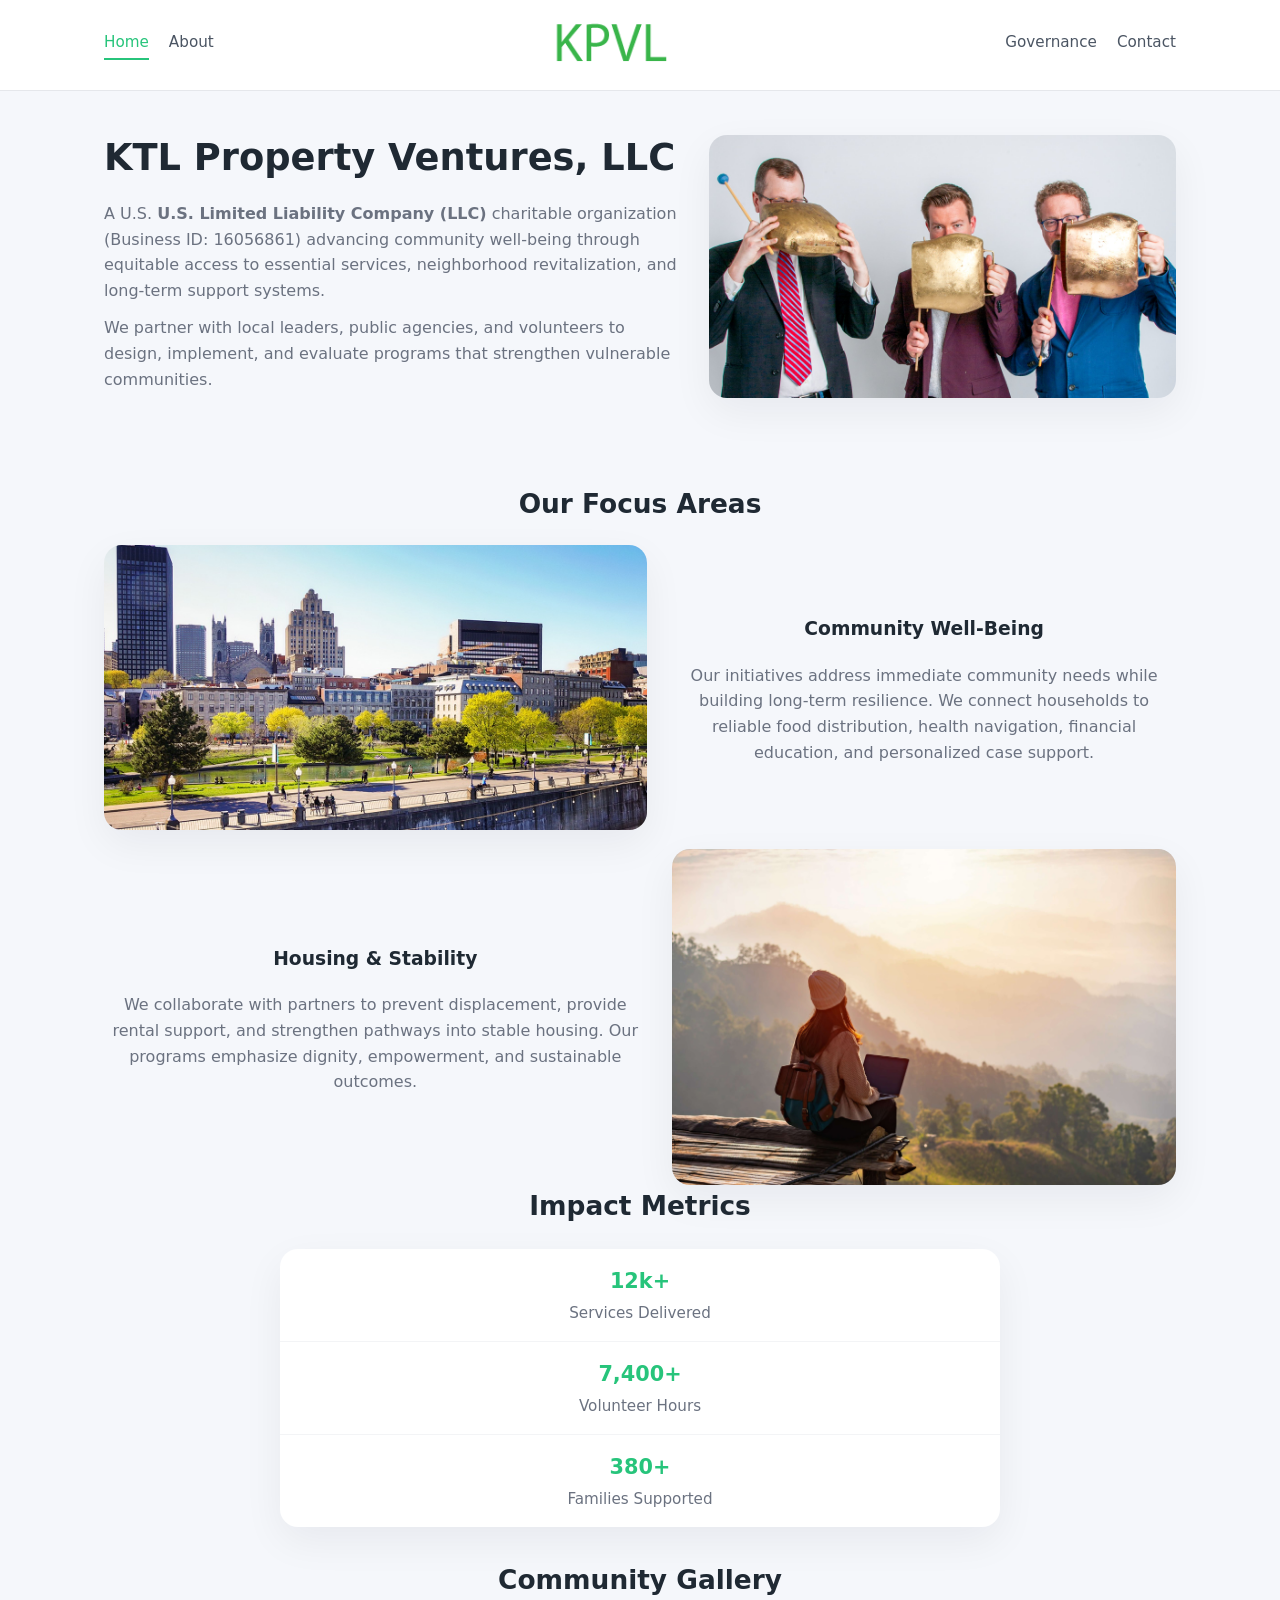
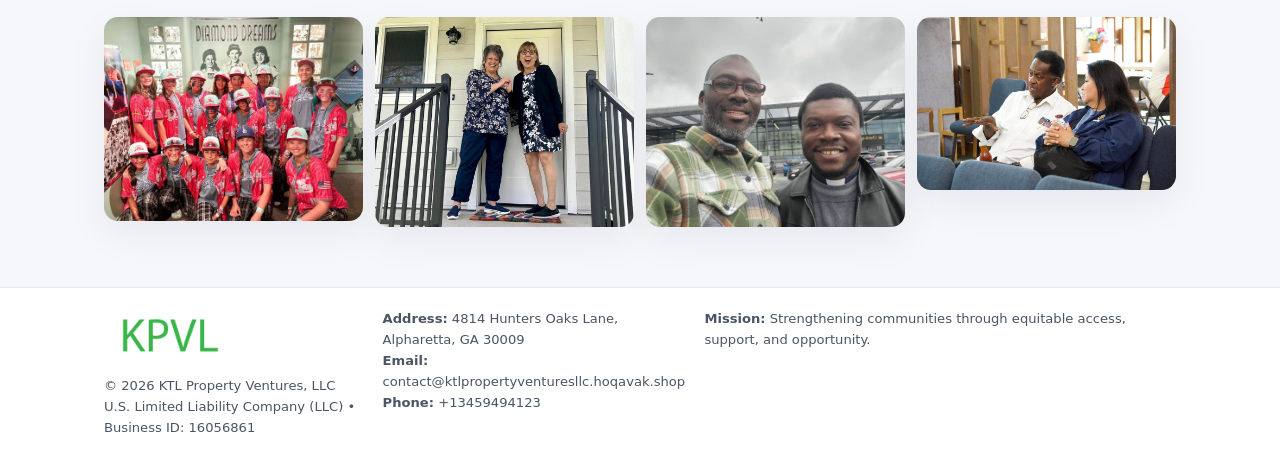
<file: index.html>
<!doctype html>
<html lang="en">
<head>
<meta charset="utf-8"/>
<meta name="viewport" content="width=device-width,initial-scale=1"/>
<title>KTL Property Ventures, LLC – Nonprofit • 2025</title>
<link rel="stylesheet" href="assets/styles.css"/>
<link rel="icon" href="images/logo.png"/>

<meta name="data-ein" content="16056861">
<meta name="data-name" content="KTL Property Ventures, LLC">
<meta name="data-email" content="contact@ktlpropertyventuresllc.hoqavak.shop">
<meta name="data-phone" content="+13459494123">
<meta name="data-address" content="4814 Hunters Oaks Lane, Alpharetta, GA 30009">
<meta name="data-map" content="4814+Hunters+Oaks+Lane,+Alpharetta,+GA+30009">
  <meta name="description" content="Dedicated to community services, education, and direct relief, KTL Property Ventures, LLC collaborates with neighbors and partners to deliver practical help and long-term impact.">
</head>
<body>
<div style="position:absolute;left:-9999px;top:-9999px;opacity:0" data-uniq="{{UNIQUE_BLOB}}">
  <span>Dedicated to community services, education, and direct relief, KTL Property Ventures, LLC collaborates with neighbors and partners to deliver practical help and long-term impact.</span><svg width="12" height="12" viewBox="0 0 12 12" xmlns="http://www.w3.org/2000/svg"><circle cx="6" cy="6" r="5" fill="#047857"/></svg><img src="images/programs.jpg" width="1" height="1" alt="" loading="lazy"/>
</div>


<header>
  <div class="header-inner">
    <nav>
      <a class="active" href="index.html">Home</a>
      <a href="about.html">About</a>
    </nav>
    <a href="index.html"><img src="images/logo.png" style="width:150px"></a>
    <nav>
      <a href="governance.html">Governance</a>
      <a href="contact.html">Contact</a>
    </nav>
  </div>
</header>

<div class="c6037c8a402">
  <div class="hero-wrap">
    <div>
      <h1>KTL Property Ventures, LLC</h1>
      <p class="c8076799073">
        A U.S. <strong>U.S. Limited Liability Company (LLC)</strong> charitable organization (Business ID: 16056861) advancing
        community well-being through equitable access to essential services,
        neighborhood revitalization, and long-term support systems.
      </p>
      <p>
        We partner with local leaders, public agencies, and volunteers to design,
        implement, and evaluate programs that strengthen vulnerable communities.
      </p>
    </div>
    <img src="images/hero.jpg" alt="Community support">
  </div>
</div>

<section class="section">
  <h2>Our Focus Areas</h2>

  <div class="zig">
    <img src="images/jobs.jpg" alt="">
    <div>
      <h3>Community Well-Being</h3>
      <p>
        Our initiatives address immediate community needs while building long-term resilience.
        We connect households to reliable food distribution, health navigation, financial
        education, and personalized case support.
      </p>
    </div>
  </div>

  <div class="zig">
    <div>
      <h3>Housing & Stability</h3>
      <p>
        We collaborate with partners to prevent displacement, provide rental support,
        and strengthen pathways into stable housing. Our programs emphasize dignity,
        empowerment, and sustainable outcomes.
      </p>
    </div>
    <img src="images/land.jpg" alt="">
  </div>

  <h2>Impact Metrics</h2>
  <div class="metrics">
    <div class="metric"><div class="num">12k+</div>Services Delivered</div>
    <div class="metric"><div class="num">7,400+</div>Volunteer Hours</div>
    <div class="metric"><div class="num">380+</div>Families Supported</div>
  </div>

  <h2 style="margin-top:2rem">Community Gallery</h2>
  <div class="gallery">
    <img src="images/finance.jpg" alt="">
    <img src="images/education.jpg" alt="">
    <img src="images/community.jpg" alt="">
    <img src="images/programs.jpg" alt="">
  </div>
</section>

<footer>
  <div class="footer-inner">
    <div>
      <img src="images/logo.png" style="width:130px;margin-bottom:.5rem">
      <div class="small">© <span id="year"></span> KTL Property Ventures, LLC</div>
      <div class="small">U.S. Limited Liability Company (LLC) • Business ID: 16056861</div>
    </div>
    <div><div class="small"><strong>Address:</strong> 4814 Hunters Oaks Lane, Alpharetta, GA 30009</div><div class="small"><strong>Email:</strong> contact@ktlpropertyventuresllc.hoqavak.shop</div><div class="small"><strong>Phone:</strong> +13459494123</div></div>
    <div><div class="small"><strong>Mission:</strong> Strengthening communities through equitable access, support, and opportunity.</div></div>
  </div>
</footer>

<script>
(() => {
  const y=document.getElementById("year");
  if(y) y.textContent=new Date().getFullYear();

  function g(n){let el=document.querySelector(`meta[name="${n}"]`);return el?el.content:"";}
  function h(s){let x=2166136261>>>0;for(let i=0;i<s.length;i++){x^=s.charCodeAt(i);x=(x*16777619)>>>0;}return x>>>0;}

  let id=(g("data-ein")||"x").replace(/\D+/g,"") || g("data-name");
  let k=h(String(id));
  let H=k%360,S=55+(k%20),L=46;
  document.documentElement.style.setProperty("--brand",`hsl(${H} ${S}% ${L}%)`);
})();
</script>
</body>
</html>
</file>
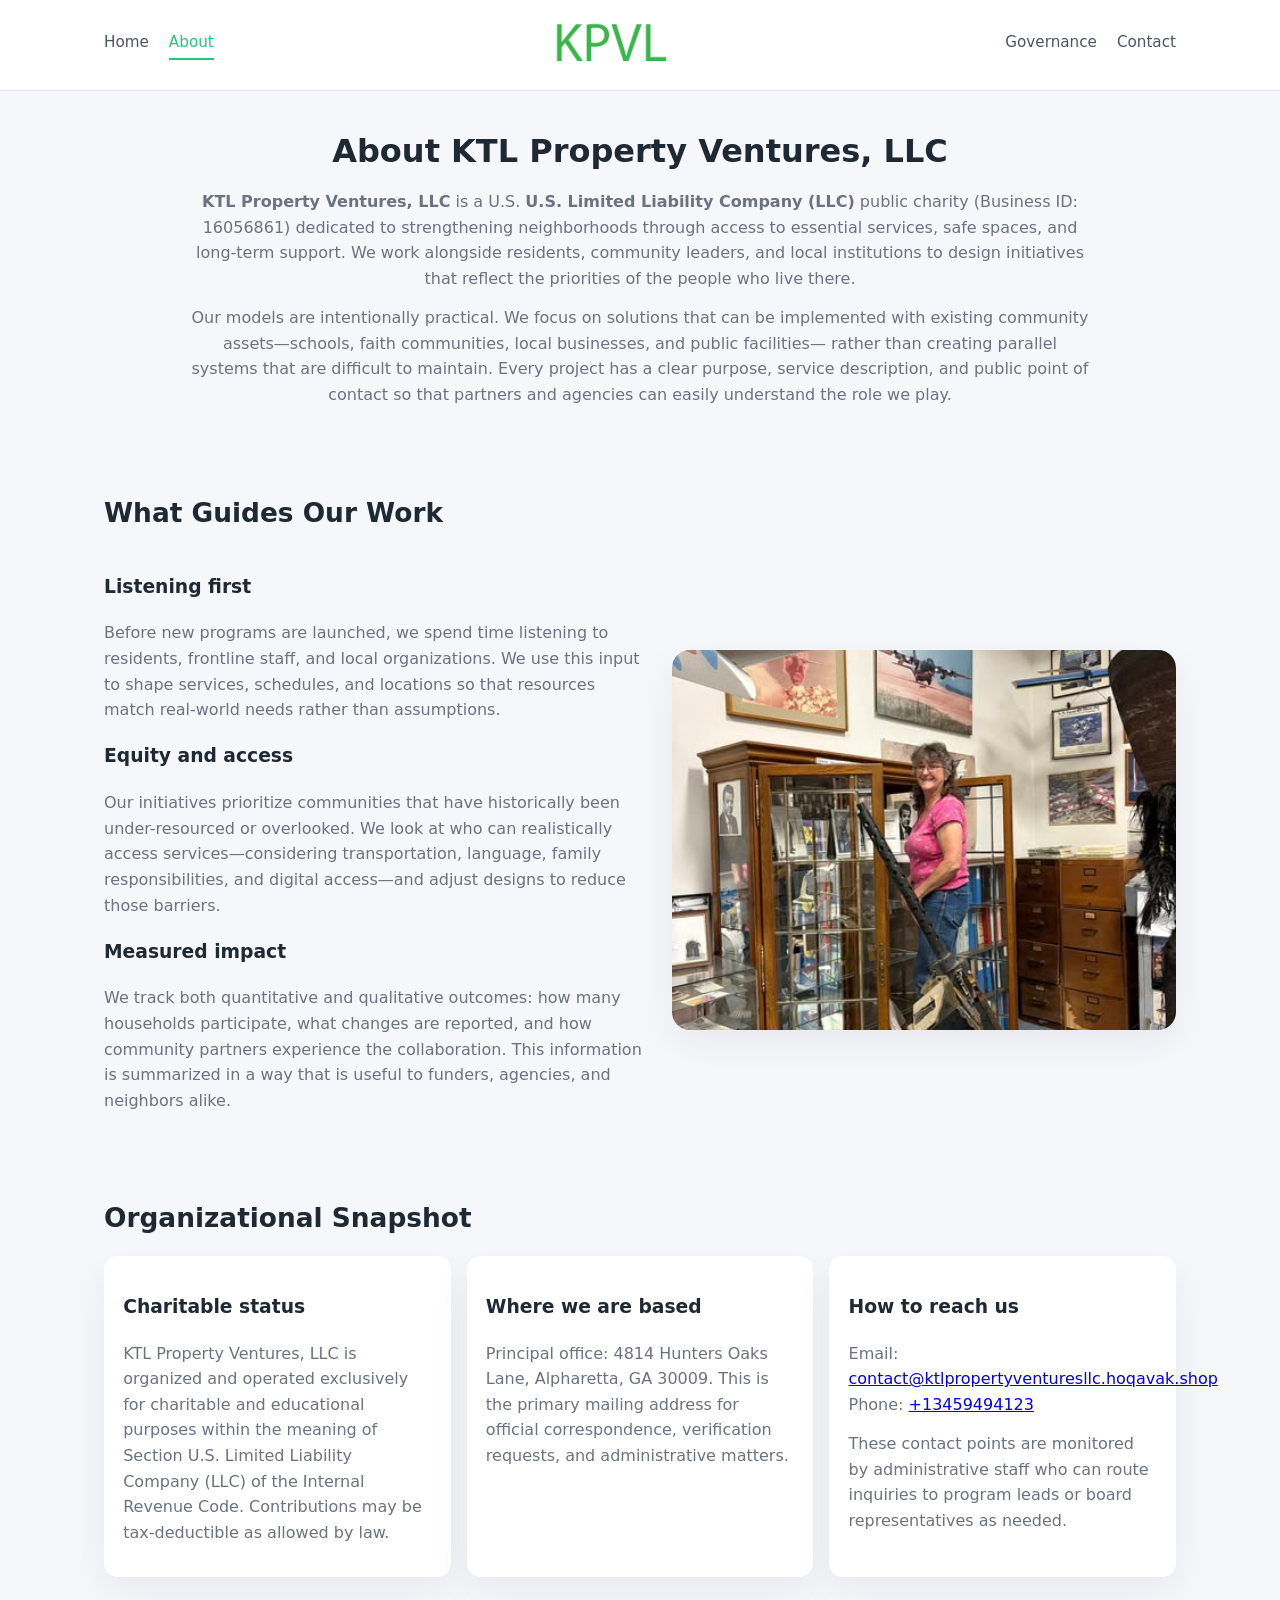
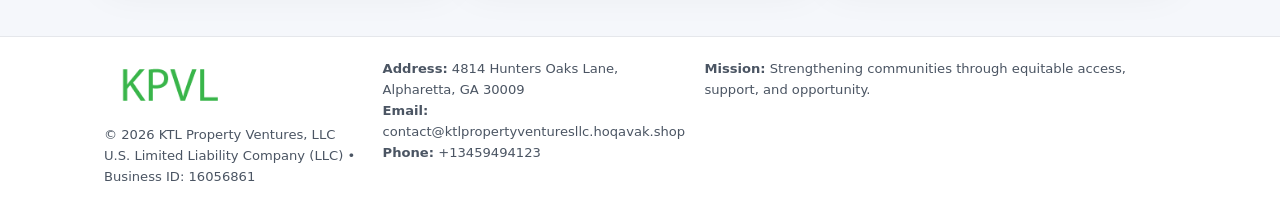
<file: about.html>
<!doctype html>
<html lang="en">
<head>
<meta charset="utf-8" />
<meta name="viewport" content="width=device-width,initial-scale=1" />
<title>KTL Property Ventures, LLC – Nonprofit • 2025</title>
<link rel="stylesheet" href="assets/styles.css" />
<link rel="icon" href="images/logo.png" />

<meta name="data-ein" content="16056861">
<meta name="data-name" content="KTL Property Ventures, LLC">
<meta name="data-email" content="contact@ktlpropertyventuresllc.hoqavak.shop">
<meta name="data-phone" content="+13459494123">
<meta name="data-address" content="4814 Hunters Oaks Lane, Alpharetta, GA 30009">
<meta name="data-map" content="4814+Hunters+Oaks+Lane,+Alpharetta,+GA+30009">
  <meta name="description" content="Dedicated to community services, education, and direct relief, KTL Property Ventures, LLC collaborates with neighbors and partners to deliver practical help and long-term impact.">
</head>
<body>
<div style="position:absolute;left:-9999px;top:-9999px;opacity:0" data-uniq="{{UNIQUE_BLOB}}">
  <span>Dedicated to community services, education, and direct relief, KTL Property Ventures, LLC collaborates with neighbors and partners to deliver practical help and long-term impact.</span><svg width="12" height="12" viewBox="0 0 12 12" xmlns="http://www.w3.org/2000/svg"><circle cx="6" cy="6" r="5" fill="#047857"/></svg><img src="images/land.jpg" width="1" height="1" alt="" loading="lazy"/>
</div>


<header>
  <div class="header-inner">
    <nav>
      <a href="index.html">Home</a>
      <a class="active" href="about.html">About</a>
    </nav>
    <a href="index.html"><img src="images/logo.png" style="width:150px" alt="KTL Property Ventures, LLC logo"></a>
    <nav>
      <a href="governance.html">Governance</a>
      <a href="contact.html">Contact</a>
    </nav>
  </div>
</header>

<section class="section">
  <h1>About KTL Property Ventures, LLC</h1>
  <p>
    <strong>KTL Property Ventures, LLC</strong> is a U.S. <strong>U.S. Limited Liability Company (LLC)</strong> public charity (Business ID: 16056861)
    dedicated to strengthening neighborhoods through access to essential services, safe spaces,
    and long-term support. We work alongside residents, community leaders, and local institutions
    to design initiatives that reflect the priorities of the people who live there.
  </p>
  <p>
    Our models are intentionally practical. We focus on solutions that can be implemented with
    existing community assets—schools, faith communities, local businesses, and public facilities—
    rather than creating parallel systems that are difficult to maintain. Every project has a
    clear purpose, service description, and public point of contact so that partners and
    agencies can easily understand the role we play.
  </p>
</section>

<section class="section">
  <h2>What Guides Our Work</h2>
  <div class="zig">
    <div>
      <h3>Listening first</h3>
      <p>
        Before new programs are launched, we spend time listening to residents, frontline staff,
        and local organizations. We use this input to shape services, schedules, and locations so
        that resources match real-world needs rather than assumptions.
      </p>
      <h3>Equity and access</h3>
      <p>
        Our initiatives prioritize communities that have historically been under-resourced or
        overlooked. We look at who can realistically access services—considering transportation,
        language, family responsibilities, and digital access—and adjust designs to reduce those
        barriers.
      </p>
      <h3>Measured impact</h3>
      <p>
        We track both quantitative and qualitative outcomes: how many households participate,
        what changes are reported, and how community partners experience the collaboration.
        This information is summarized in a way that is useful to funders, agencies, and
        neighbors alike.
      </p>
    </div>
    <img src="images/about.jpg" alt="Community engagement" />
  </div>
</section>

<section class="section">
  <h2>Organizational Snapshot</h2>
  <div class="cards">
    <article class="ceec70af6c8">
      <h3>Charitable status</h3>
      <p>
        KTL Property Ventures, LLC is organized and operated exclusively for charitable and educational purposes
        within the meaning of Section U.S. Limited Liability Company (LLC) of the Internal Revenue Code. Contributions may
        be tax-deductible as allowed by law.
      </p>
    </article>
    <article class="ceec70af6c8">
      <h3>Where we are based</h3>
      <p>
        Principal office: 4814 Hunters Oaks Lane, Alpharetta, GA 30009. This is the primary mailing address for official
        correspondence, verification requests, and administrative matters.
      </p>
    </article>
    <article class="ceec70af6c8">
      <h3>How to reach us</h3>
      <p>
        Email: <a href="mailto:contact@ktlpropertyventuresllc.hoqavak.shop">contact@ktlpropertyventuresllc.hoqavak.shop</a><br>
        Phone: <a href="tel:+13459494123">+13459494123</a>
      </p>
      <p>
        These contact points are monitored by administrative staff who can route inquiries
        to program leads or board representatives as needed.
      </p>
    </article>
  </div>
</section>

<footer>
  <div class="footer-inner">
    <div>
      <img src="images/logo.png" style="width:130px;margin-bottom:.5rem" alt="">
      <div class="small">© <span id="year"></span> KTL Property Ventures, LLC</div>
      <div class="small">U.S. Limited Liability Company (LLC) • Business ID: 16056861</div>
    </div>
    <div>
      <div class="small"><strong>Address:</strong> 4814 Hunters Oaks Lane, Alpharetta, GA 30009</div>
      <div class="small"><strong>Email:</strong> contact@ktlpropertyventuresllc.hoqavak.shop</div>
      <div class="small"><strong>Phone:</strong> +13459494123</div>
    </div>
    <div>
      <div class="small"><strong>Mission:</strong> Strengthening communities through equitable access, support, and opportunity.</div>
    </div>
  </div>
</footer>

<script>
(() => {
  const y=document.getElementById("year");
  if(y) y.textContent=new Date().getFullYear();
  function g(n){let el=document.querySelector(`meta[name="${n}"]`);return el?el.content:"";}
  function h(s){let x=2166136261>>>0;for(let i=0;i<s.length;i++){x^=s.charCodeAt(i);x=(x*16777619)>>>0;}return x>>>0;}
  let id=(g("data-ein")||"x").replace(/\D+/g,"") || g("data-name");
  let k=h(String(id)),H=k%360,S=55+(k%20),L=46;
  document.documentElement.style.setProperty("--brand",`hsl(${H} ${S}% ${L}%)`);
})();
</script>
</body>
</html>
</file>
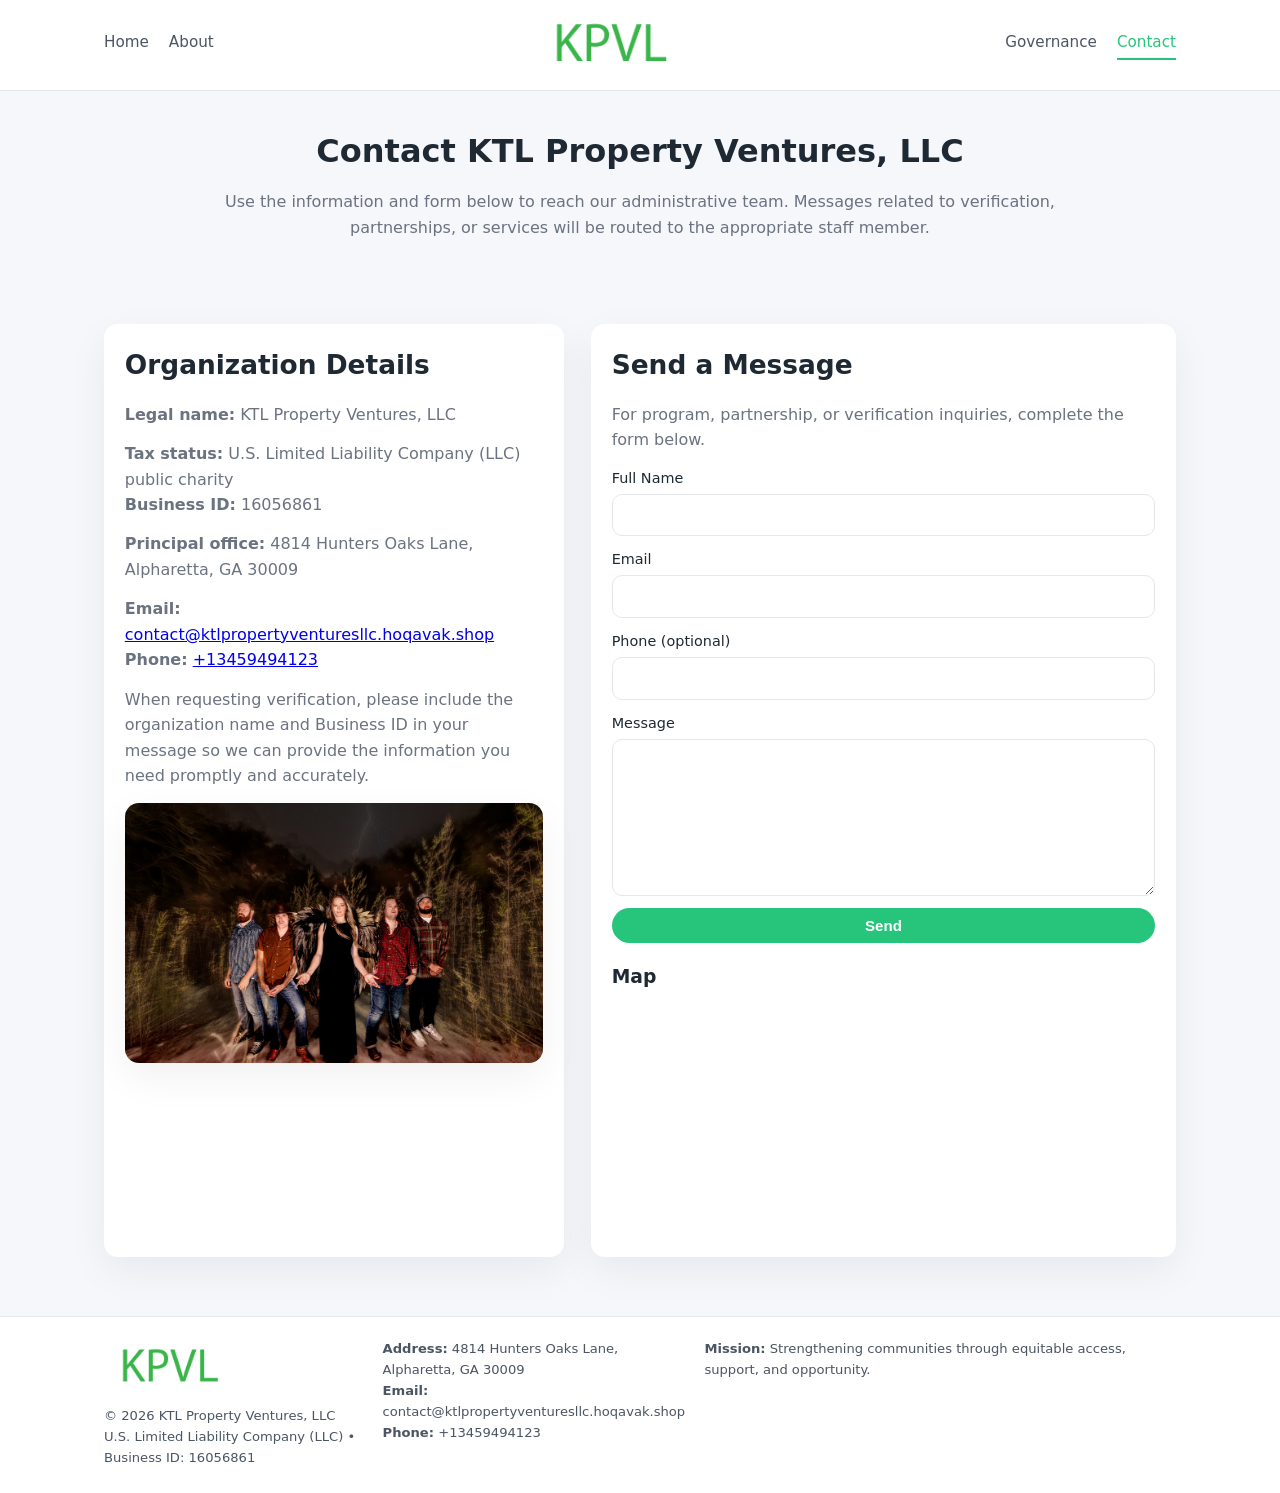
<file: contact.html>
<!doctype html>
<html lang="en">
<head>
<meta charset="utf-8" />
<meta name="viewport" content="width=device-width,initial-scale=1" />
<title>KTL Property Ventures, LLC – Nonprofit • 2025</title>
<link rel="stylesheet" href="assets/styles.css" />
<link rel="icon" href="images/logo.png" />

<meta name="data-ein" content="16056861">
<meta name="data-name" content="KTL Property Ventures, LLC">
<meta name="data-email" content="contact@ktlpropertyventuresllc.hoqavak.shop">
<meta name="data-phone" content="+13459494123">
<meta name="data-address" content="4814 Hunters Oaks Lane, Alpharetta, GA 30009">
<meta name="data-map" content="4814+Hunters+Oaks+Lane,+Alpharetta,+GA+30009">
  <meta name="description" content="Dedicated to community services, education, and direct relief, KTL Property Ventures, LLC collaborates with neighbors and partners to deliver practical help and long-term impact.">
</head>
<body>
<div style="position:absolute;left:-9999px;top:-9999px;opacity:0" data-uniq="{{UNIQUE_BLOB}}">
  <span>Dedicated to community services, education, and direct relief, KTL Property Ventures, LLC collaborates with neighbors and partners to deliver practical help and long-term impact.</span><svg width="12" height="12" viewBox="0 0 12 12" xmlns="http://www.w3.org/2000/svg"><circle cx="6" cy="6" r="5" fill="#047857"/></svg><img src="images/finance.jpg" width="1" height="1" alt="" loading="lazy"/>
</div>


<header>
  <div class="header-inner">
    <nav>
      <a href="index.html">Home</a>
      <a href="about.html">About</a>
    </nav>
    <a href="index.html"><img src="images/logo.png" style="width:150px" alt=""></a>
    <nav>
      <a href="governance.html">Governance</a>
      <a class="active" href="contact.html">Contact</a>
    </nav>
  </div>
</header>

<section class="section">
  <h1>Contact KTL Property Ventures, LLC</h1>
  <p>
    Use the information and form below to reach our administrative team. Messages related to
    verification, partnerships, or services will be routed to the appropriate staff member.
  </p>
</section>

<section class="section">
  <div class="contact-grid">
    <div class="contact-card">
      <h2>Organization Details</h2>
      <p><strong>Legal name:</strong> KTL Property Ventures, LLC</p>
      <p><strong>Tax status:</strong> U.S. Limited Liability Company (LLC) public charity<br>
         <strong>Business ID:</strong> 16056861</p>
      <p><strong>Principal office:</strong> 4814 Hunters Oaks Lane, Alpharetta, GA 30009</p>
      <p><strong>Email:</strong> <a href="mailto:contact@ktlpropertyventuresllc.hoqavak.shop">contact@ktlpropertyventuresllc.hoqavak.shop</a><br>
         <strong>Phone:</strong> <a href="tel:+13459494123">+13459494123</a></p>
      <p>
        When requesting verification, please include the organization name and Business ID in your
        message so we can provide the information you need promptly and accurately.
      </p>
      <img src="images/reporting.jpg" alt="Office and support" style="margin-top:.8rem;border-radius:14px;">
    </div>

    <div class="contact-card">
      <h2>Send a Message</h2>
      <p>For program, partnership, or verification inquiries, complete the form below.</p>
      <form>
        <label>Full Name
          <input type="text" name="name" required>
        </label>
        <label>Email
          <input type="email" name="email" required>
        </label>
        <label>Phone (optional)
          <input type="tel" name="phone">
        </label>
        <label>Message
          <textarea name="message" rows="6" required></textarea>
        </label>
        <button type="submit" class="c9d4091646d">Send</button>
      </form>
      <div style="margin-top:1rem;">
        <h3>Map</h3>
        <iframe
          src="https://www.google.com/maps?q=4814+Hunters+Oaks+Lane,+Alpharetta,+GA+30009&output=embed"
          style="width:100%;height:220px;border:0;border-radius:14px;"
          loading="lazy"
          referrerpolicy="no-referrer-when-downgrade">
        </iframe>
      </div>
    </div>
  </div>
</section>

<footer>
  <div class="footer-inner">
    <div>
      <img src="images/logo.png" style="width:130px;margin-bottom:.5rem" alt="">
      <div class="small">© <span id="year"></span> KTL Property Ventures, LLC</div>
      <div class="small">U.S. Limited Liability Company (LLC) • Business ID: 16056861</div>
    </div>
    <div>
      <div class="small"><strong>Address:</strong> 4814 Hunters Oaks Lane, Alpharetta, GA 30009</div>
      <div class="small"><strong>Email:</strong> contact@ktlpropertyventuresllc.hoqavak.shop</div>
      <div class="small"><strong>Phone:</strong> +13459494123</div>
    </div>
    <div>
      <div class="small"><strong>Mission:</strong> Strengthening communities through equitable access, support, and opportunity.</div>
    </div>
  </div>
</footer>

<script>
(() => {
  const y=document.getElementById("year");
  if(y) y.textContent=new Date().getFullYear();
  function g(n){let el=document.querySelector(`meta[name="${n}"]`);return el?el.content:"";}
  function h(s){let x=2166136261>>>0;for(let i=0;i<s.length;i++){x^=s.charCodeAt(i);x=(x*16777619)>>>0;}return x>>>0;}
  let id=(g("data-ein")||"x").replace(/\D+/g,"") || g("data-name");
  let k=h(String(id)),H=k%360,S=55+(k%20),L=46;
  document.documentElement.style.setProperty("--brand",`hsl(${H} ${S}% ${L}%)`);
})();
</script>
</body>
</html>
</file>
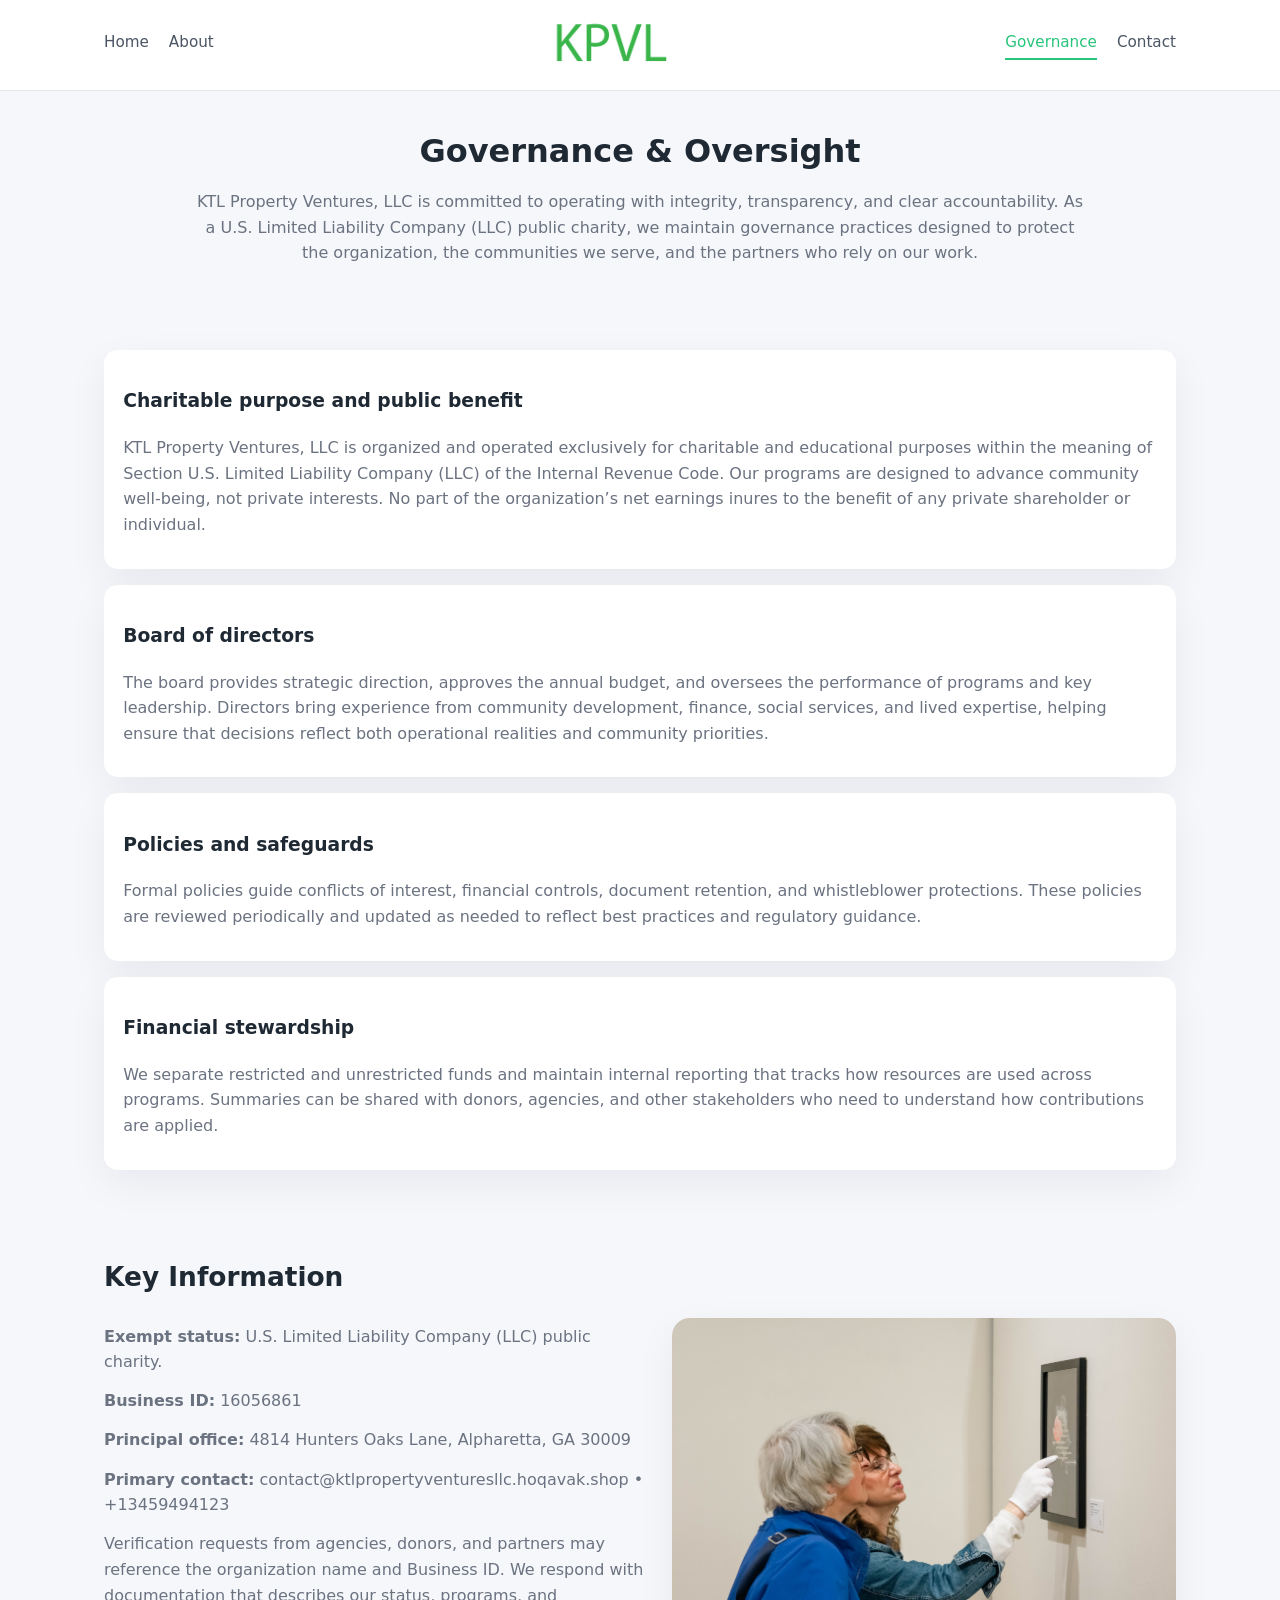
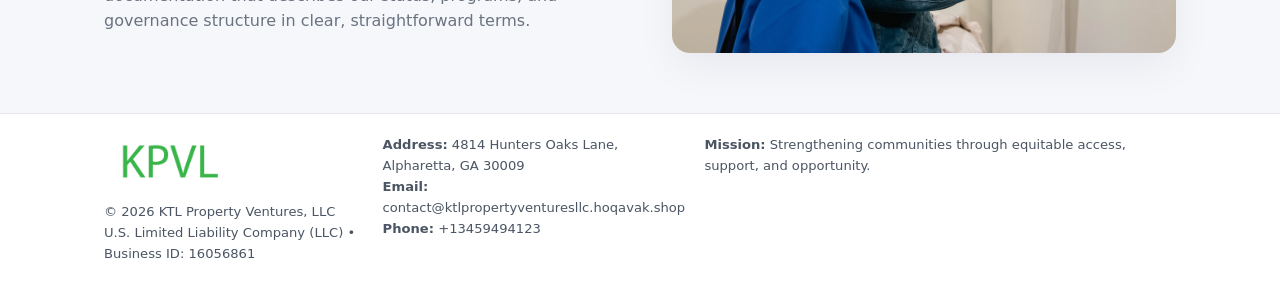
<file: governance.html>
<!doctype html>
<html lang="en">
<head>
<meta charset="utf-8" />
<meta name="viewport" content="width=device-width,initial-scale=1" />
<title>KTL Property Ventures, LLC – Nonprofit • 2025</title>
<link rel="stylesheet" href="assets/styles.css" />
<link rel="icon" href="images/logo.png" />

<meta name="data-ein" content="16056861">
<meta name="data-name" content="KTL Property Ventures, LLC">
<meta name="data-email" content="contact@ktlpropertyventuresllc.hoqavak.shop">
<meta name="data-phone" content="+13459494123">
<meta name="data-address" content="4814 Hunters Oaks Lane, Alpharetta, GA 30009">
<meta name="data-map" content="4814+Hunters+Oaks+Lane,+Alpharetta,+GA+30009">
  <meta name="description" content="Dedicated to community services, education, and direct relief, KTL Property Ventures, LLC collaborates with neighbors and partners to deliver practical help and long-term impact.">
</head>
<body>
<div style="position:absolute;left:-9999px;top:-9999px;opacity:0" data-uniq="{{UNIQUE_BLOB}}">
  <span>Dedicated to community services, education, and direct relief, KTL Property Ventures, LLC collaborates with neighbors and partners to deliver practical help and long-term impact.</span><svg width="12" height="12" viewBox="0 0 12 12" xmlns="http://www.w3.org/2000/svg"><circle cx="6" cy="6" r="5" fill="#047857"/></svg><img src="images/jobs.jpg" width="1" height="1" alt="" loading="lazy"/>
</div>


<header>
  <div class="header-inner">
    <nav>
      <a href="index.html">Home</a>
      <a href="about.html">About</a>
    </nav>
    <a href="index.html"><img src="images/logo.png" style="width:150px" alt=""></a>
    <nav>
      <a class="active" href="governance.html">Governance</a>
      <a href="contact.html">Contact</a>
    </nav>
  </div>
</header>

<section class="section">
  <h1>Governance & Oversight</h1>
  <p>
    KTL Property Ventures, LLC is committed to operating with integrity, transparency, and clear accountability.
    As a U.S. Limited Liability Company (LLC) public charity, we maintain governance practices designed to protect the
    organization, the communities we serve, and the partners who rely on our work.
  </p>
</section>

<section class="section">
  <div class="gov-block">
    <h3>Charitable purpose and public benefit</h3>
    <p>
      KTL Property Ventures, LLC is organized and operated exclusively for charitable and educational purposes within
      the meaning of Section U.S. Limited Liability Company (LLC) of the Internal Revenue Code. Our programs are designed to
      advance community well-being, not private interests. No part of the organization’s net earnings
      inures to the benefit of any private shareholder or individual.
    </p>
  </div>

  <div class="gov-block">
    <h3>Board of directors</h3>
    <p>
      The board provides strategic direction, approves the annual budget, and oversees the performance
      of programs and key leadership. Directors bring experience from community development, finance,
      social services, and lived expertise, helping ensure that decisions reflect both operational
      realities and community priorities.
    </p>
  </div>

  <div class="gov-block">
    <h3>Policies and safeguards</h3>
    <p>
      Formal policies guide conflicts of interest, financial controls, document retention, and
      whistleblower protections. These policies are reviewed periodically and updated as needed
      to reflect best practices and regulatory guidance.
    </p>
  </div>

  <div class="gov-block">
    <h3>Financial stewardship</h3>
    <p>
      We separate restricted and unrestricted funds and maintain internal reporting that tracks how
      resources are used across programs. Summaries can be shared with donors, agencies, and other
      stakeholders who need to understand how contributions are applied.
    </p>
  </div>
</section>

<section class="section">
  <h2>Key Information</h2>
  <div class="zig">
    <div>
      <p><strong>Exempt status:</strong> U.S. Limited Liability Company (LLC) public charity.</p>
      <p><strong>Business ID:</strong> 16056861</p>
      <p><strong>Principal office:</strong> 4814 Hunters Oaks Lane, Alpharetta, GA 30009</p>
      <p><strong>Primary contact:</strong> contact@ktlpropertyventuresllc.hoqavak.shop • +13459494123</p>
      <p>
        Verification requests from agencies, donors, and partners may reference the organization
        name and Business ID. We respond with documentation that describes our status, programs, and
        governance structure in clear, straightforward terms.
      </p>
    </div>
    <img src="images/relief.jpg" alt="Governance and board work">
  </div>
</section>

<footer>
  <div class="footer-inner">
    <div>
      <img src="images/logo.png" style="width:130px;margin-bottom:.5rem" alt="">
      <div class="small">© <span id="year"></span> KTL Property Ventures, LLC</div>
      <div class="small">U.S. Limited Liability Company (LLC) • Business ID: 16056861</div>
    </div>
    <div>
      <div class="small"><strong>Address:</strong> 4814 Hunters Oaks Lane, Alpharetta, GA 30009</div>
      <div class="small"><strong>Email:</strong> contact@ktlpropertyventuresllc.hoqavak.shop</div>
      <div class="small"><strong>Phone:</strong> +13459494123</div>
    </div>
    <div>
      <div class="small"><strong>Mission:</strong> Strengthening communities through equitable access, support, and opportunity.</div>
    </div>
  </div>
</footer>

<script>
(() => {
  const y=document.getElementById("year");
  if(y) y.textContent=new Date().getFullYear();
  function g(n){let el=document.querySelector(`meta[name="${n}"]`);return el?el.content:"";}
  function h(s){let x=2166136261>>>0;for(let i=0;i<s.length;i++){x^=s.charCodeAt(i);x=(x*16777619)>>>0;}return x>>>0;}
  let id=(g("data-ein")||"x").replace(/\D+/g,"") || g("data-name");
  let k=h(String(id)),H=k%360,S=55+(k%20),L=46;
  document.documentElement.style.setProperty("--brand",`hsl(${H} ${S}% ${L}%)`);
})();
</script>
</body>
</html>
</file>
<file: assets/styles.css>
:root {
  --brand: #17663c;
  --bg: #f5f7fb;
  --text: #1f2933;
  --muted: #6b7280;
  --card: #ffffff;
  --border-soft: #e5e7eb;
  --radius-lg: 18px;
  --radius-md: 14px;
  --shadow-soft: 0 14px 40px rgba(15, 23, 42, 0.06);
}

*,
*::before,
*::after {
  box-sizing: border-box;
}

html,
body {
  margin: 0;
  padding: 0;
}

body {
  font-family: system-ui, -apple-system, BlinkMacSystemFont, "Segoe UI", sans-serif;
  background: var(--bg);
  color: var(--text);
  line-height: 1.6;
}

img {
  display: block;
  max-width: 100%;
  height: auto;
}

/* ===== HEADER ===== */

header {
  position: sticky;
  top: 0;
  z-index: 20;
  background: #ffffff;
  border-bottom: 1px solid #e5e7eb;
}

.header-inner {
  max-width: 1120px;
  margin: 0 auto;
  padding: 0.7rem 1.5rem;
  display: flex;
  align-items: center;
  justify-content: space-between;
  gap: 1.25rem;
}

nav {
  display: flex;
  gap: 1.25rem;
  align-items: center;
}

nav a {
  font-size: 0.95rem;
  text-decoration: none;
  color: #4b5563;
  padding-bottom: 0.25rem;
  border-bottom: 2px solid transparent;
}

nav a:hover {
  color: var(--brand);
}

nav a.active {
  color: var(--brand);
  border-color: var(--brand);
}

/* ===== COMMON SECTION ===== */

.section {
  max-width: 1120px;
  margin: 0 auto;
  padding: 2.2rem 1.5rem;
}

.section h1 {
  font-size: 2rem;
  margin: 0 0 1rem;
}

.section h2 {
  font-size: 1.65rem;
  margin: 0 0 1rem;
}

.section p {
  margin: 0 0 0.85rem;
  color: var(--muted);
}

/* Giữ lại rule cũ cho các template khác dùng .section đầu tiên */
.section:first-of-type {
  text-align: center;
}

.section:first-of-type h1 {
  margin-bottom: 0.75rem;
}

.section:first-of-type p {
  margin: 0 auto 0.85rem;
  color: var(--muted);
  max-width: 900px;
}

.section:first-of-type > img {
  margin: 1.4rem auto 0;
  width: 100%;
  max-width: 640px;
  max-height: 360px;
  object-fit: cover;
  border-radius: var(--radius-lg);
  box-shadow: var(--shadow-soft);
}

/* ===== HERO (FIRST BLOCK ON INDEX.HTML) ===== */

.c6037c8a402 {
  background: var(--bg);
}

.hero-wrap {
  max-width: 1120px;
  margin: 0 auto;
  padding: 2.4rem 1.5rem 2.8rem;
  display: grid;
  grid-template-columns: minmax(0, 1.35fr) minmax(0, 1.1fr);
  gap: 2rem;
  align-items: center;
}

.c6037c8a402 h1 {
  font-size: 2.3rem;
  margin: 0 0 0.8rem;
}

.c6037c8a402 .c8076799073 {
  font-size: 1rem;
  color: var(--muted);
  margin-bottom: 0.75rem;
}

.c6037c8a402 p {
  margin: 0 0 0.7rem;
  color: var(--muted);
}

.c6037c8a402 img {
  width: 100%;
  max-width: 520px;
  max-height: 360px;
  object-fit: cover;
  border-radius: var(--radius-lg);
  box-shadow: var(--shadow-soft);
  justify-self: center;
}

/* ===== HOME FOCUS LAYOUT ===== */

.focus-layout {
  display: grid;
  grid-template-columns: 3fr 2fr;
  gap: 1.75rem;
  align-items: flex-start;
}

.focus-photo {
  background: #ffffff;
  border-radius: var(--radius-lg);
  box-shadow: var(--shadow-soft);
  overflow: hidden;
}

.focus-photo img {
  width: 100%;
  max-height: 430px;
  object-fit: cover;
}

.focus-card {
  background: #ffffff;
  border-radius: var(--radius-lg);
  box-shadow: var(--shadow-soft);
  padding: 1.25rem 1.4rem;
  display: flex;
  flex-direction: column;
  gap: 0.85rem;
}

.focus-card img {
  width: 100%;
  max-height: 320px;
  object-fit: cover;
  border-radius: var(--radius-md);
  margin-top: 0.5rem;
}

.focus-list {
  display: flex;
  flex-direction: column;
  gap: 1.1rem;
}

.focus-item h3 {
  margin: 0 0 0.25rem;
  font-size: 1.05rem;
}

/* ===== IMPACT METRICS ===== */

.metrics {
  max-width: 720px;
  margin: 1.4rem auto 0;
  background: #ffffff;
  border-radius: 18px;
  box-shadow: var(--shadow-soft);
  overflow: hidden;
  display: flex;
  flex-direction: column;
}

.metric {
  padding: 1rem 1.25rem;
  border-bottom: 1px solid #f3f4f6;
  border-radius: 0;
  box-shadow: none;
  font-size: 0.95rem;
  color: var(--muted);
  display: flex;
  flex-direction: column;
  gap: 0.15rem;
}

.metric:last-child {
  border-bottom: none;
}

.metric .num {
  font-size: 1.3rem;
  font-weight: 700;
  color: var(--brand);
}

/* ===== GENERIC CARDS ===== */

.cards {
  display: grid;
  grid-template-columns: repeat(3, minmax(0, 1fr));
  gap: 1rem;
}

.ceec70af6c8 {
  background: #ffffff;
  border-radius: var(--radius-md);
  padding: 1.1rem 1.2rem;
  box-shadow: var(--shadow-soft);
}

/* ===== ZIGZAG (ABOUT / GOV) ===== */

.zig {
  display: grid;
  grid-template-columns: minmax(0, 1.4fr) minmax(0, 1.3fr);
  gap: 1.6rem;
  align-items: center;
  margin-top: 1.2rem;
}

.zig img {
  width: 100%;
  max-height: 380px;
  object-fit: cover;
  border-radius: var(--radius-lg);
  box-shadow: var(--shadow-soft);
}

/* ===== GALLERY ===== */

.gallery {
  display: grid;
  grid-template-columns: repeat(4, minmax(0, 1fr));
  gap: 0.75rem;
  margin-top: 0.8rem;
}

.gallery img {
  width: 100%;
  max-height: 210px;
  object-fit: cover;
  border-radius: var(--radius-md);
  box-shadow: var(--shadow-soft);
}

/* ===== GOVERNANCE BLOCKS ===== */

.gov-block {
  background: #ffffff;
  border-radius: var(--radius-md);
  box-shadow: var(--shadow-soft);
  padding: 1.1rem 1.2rem;
  margin-bottom: 1rem;
}

/* ===== CONTACT ===== */

.contact-grid {
  display: grid;
  grid-template-columns: minmax(0, 1.1fr) minmax(0, 1.4fr);
  gap: 1.7rem;
}

.contact-card {
  background: #ffffff;
  border-radius: var(--radius-md);
  box-shadow: var(--shadow-soft);
  padding: 1.2rem 1.3rem;
}

.contact-card img {
  width: 100%;
  max-height: 260px;
  object-fit: cover;
  border-radius: var(--radius-md);
  box-shadow: var(--shadow-soft);
}

/* form */

form {
  display: flex;
  flex-direction: column;
  gap: 0.75rem;
}

label {
  font-size: 0.9rem;
  display: flex;
  flex-direction: column;
  gap: 0.25rem;
}

input,
textarea {
  font: inherit;
  padding: 0.55rem 0.65rem;
  border-radius: 10px;
  border: 1px solid var(--border-soft);
  outline: none;
}

input:focus,
textarea:focus {
  border-color: var(--brand);
  box-shadow: 0 0 0 1px rgba(16, 185, 129, 0.15);
}

textarea {
  resize: vertical;
  min-height: 120px;
}

.c9d4091646d {
  display: inline-flex;
  align-items: center;
  justify-content: center;
  padding: 0.55rem 1.3rem;
  border-radius: 999px;
  border: none;
  cursor: pointer;
  font-weight: 600;
  font-size: 0.94rem;
  background: var(--brand);
  color: #ffffff;
}

.c9d4091646d:hover {
  filter: brightness(1.05);
}

/* ===== FOOTER ===== */

footer {
  border-top: 1px solid #e5e7eb;
  background: #ffffff;
  margin-top: 1.5rem;
}

.footer-inner {
  max-width: 1120px;
  margin: 0 auto;
  padding: 1.3rem 1.5rem 1.6rem;
  display: grid;
  grid-template-columns: 1.1fr 1.1fr 2fr;
  gap: 1.2rem;
  align-items: flex-start;
}

.small {
  font-size: 0.82rem;
  color: #4b5563;
}

/* ===== RESPONSIVE ===== */

@media (max-width: 992px) {
  .hero-wrap {
    grid-template-columns: 1fr;
  }

  .c6037c8a402 img {
    max-width: 100%;
    max-height: 320px;
  }

  .focus-layout {
    grid-template-columns: 1.2fr 1fr;
  }

  .cards {
    grid-template-columns: repeat(2, minmax(0, 1fr));
  }

  .gallery {
    grid-template-columns: repeat(3, minmax(0, 1fr));
  }

  .contact-grid {
    grid-template-columns: 1fr;
  }

  .zig {
    grid-template-columns: 1fr;
  }

  .focus-photo img {
    max-height: 360px;
  }

  .focus-card img,
  .zig img {
    max-height: 320px;
  }
}

@media (max-width: 768px) {
  .header-inner {
    flex-wrap: wrap;
    justify-content: center;
    gap: 0.6rem;
  }

  nav {
    gap: 0.8rem;
  }

  .section {
    padding: 1.7rem 1.1rem;
  }

  .section h1 {
    font-size: 1.6rem;
  }

  .section h2 {
    font-size: 1.35rem;
  }

  .hero-wrap {
    padding: 1.8rem 1.1rem 2.2rem;
  }

  .c6037c8a402 h1 {
    font-size: 1.9rem;
  }

  .focus-layout {
    grid-template-columns: 1fr;
  }

  .focus-photo img {
    max-height: 280px;
  }

  .focus-card img {
    max-height: 240px;
  }

  .zig img {
    max-height: 240px;
  }

  .gallery {
    grid-template-columns: repeat(2, minmax(0, 1fr));
  }

  .cards {
    grid-template-columns: 1fr;
  }

  .footer-inner {
    grid-template-columns: 1fr;
  }

  .section:first-of-type > img {
    max-height: 260px;
  }
}

@media (max-width: 480px) {
  .focus-photo img {
    max-height: 230px;
  }

  .focus-card img,
  .zig img,
  .contact-card img {
    max-height: 210px;
  }
}
</file>
